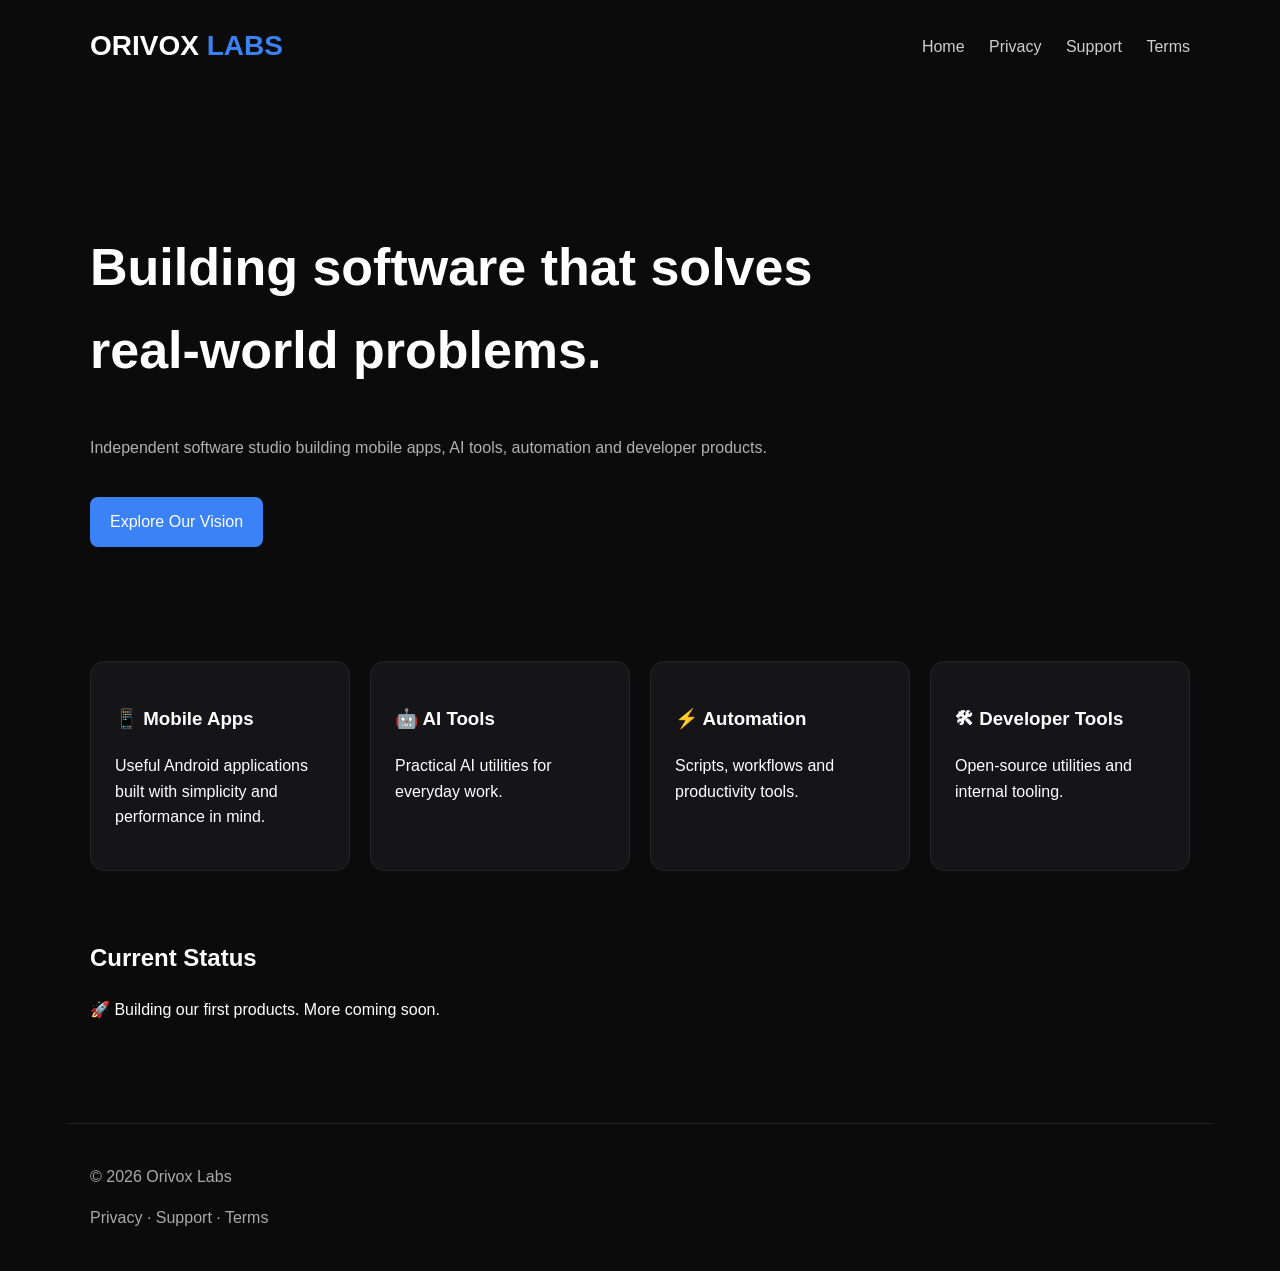
<file: index.html>
<!DOCTYPE html>
<html lang="en">
<head>
<meta charset="UTF-8">
<meta name="viewport" content="width=device-width, initial-scale=1.0">
<title>Orivox Labs</title>
<link rel="stylesheet" href="assets/css/style.css">
</head>
<body>
<header class="container">
  <div class="logo">ORIVOX <span>LABS</span></div>
  <nav>
    <a href="index.html">Home</a>
    <a href="privacy.html">Privacy</a>
    <a href="support.html">Support</a>
    <a href="terms.html">Terms</a>
  </nav>
</header>

<section class="hero container">
  <h1>Building software that solves real-world problems.</h1>
  <p>Independent software studio building mobile apps, AI tools, automation and developer products.</p>
  <a class="btn" href="#products">Explore Our Vision</a>
</section>

<section id="products" class="container grid">
  <div class="card">
    <h3>📱 Mobile Apps</h3>
    <p>Useful Android applications built with simplicity and performance in mind.</p>
  </div>
  <div class="card">
    <h3>🤖 AI Tools</h3>
    <p>Practical AI utilities for everyday work.</p>
  </div>
  <div class="card">
    <h3>⚡ Automation</h3>
    <p>Scripts, workflows and productivity tools.</p>
  </div>
  <div class="card">
    <h3>🛠 Developer Tools</h3>
    <p>Open-source utilities and internal tooling.</p>
  </div>
</section>

<section class="container">
<h2>Current Status</h2>
<p>🚀 Building our first products. More coming soon.</p>
</section>

<footer class="container footer">
<p>© 2026 Orivox Labs</p>
<p>
<a href="privacy.html">Privacy</a> ·
<a href="support.html">Support</a> ·
<a href="terms.html">Terms</a>
</p>
</footer>
</body>
</html>
</file>
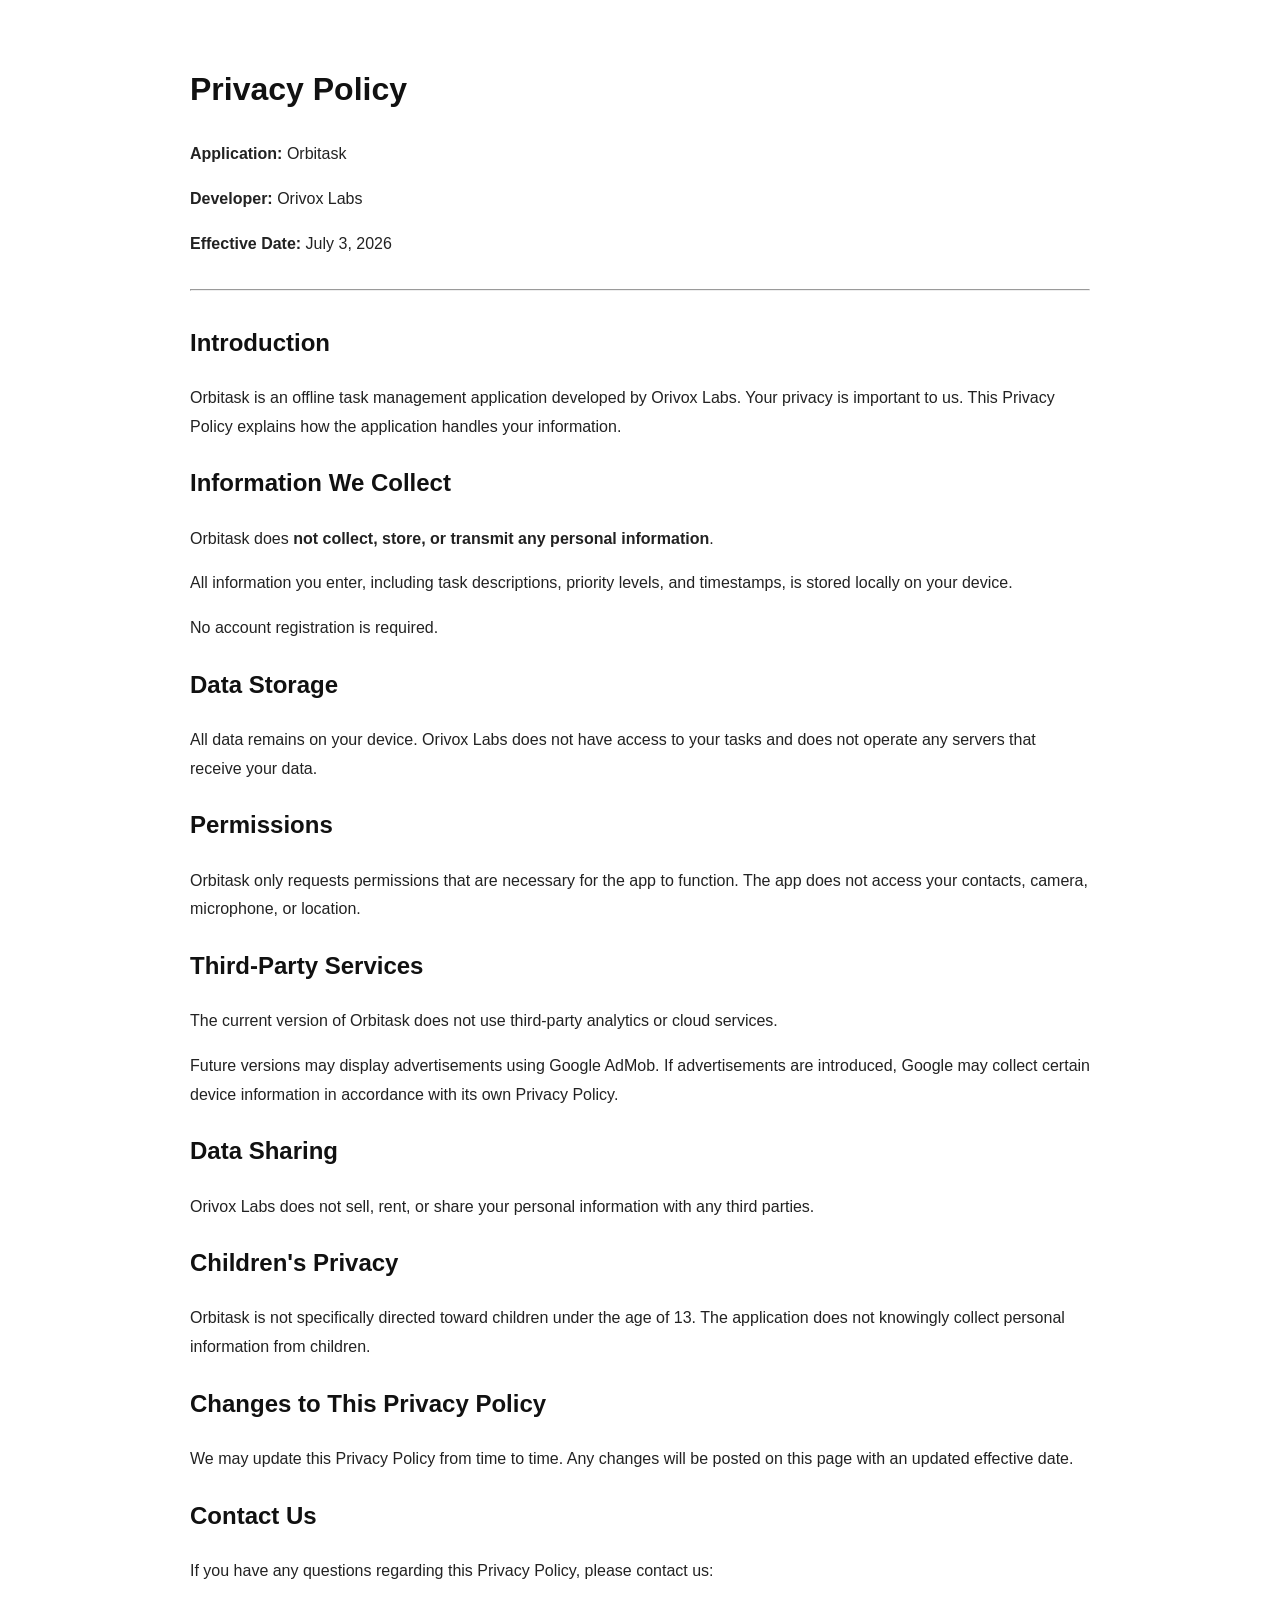
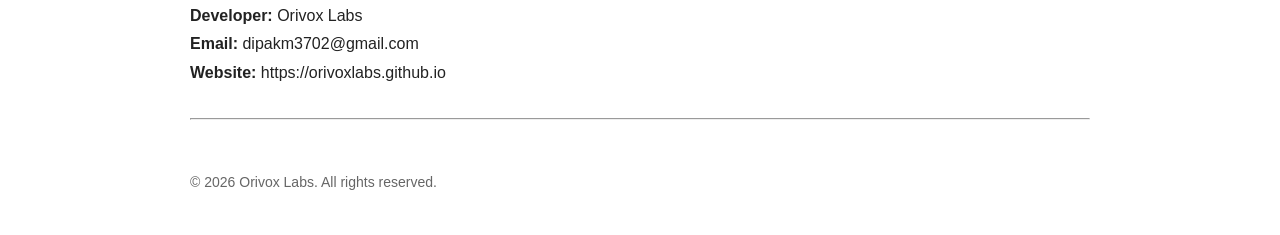
<file: orbitask-privacy.html>
<!DOCTYPE html>
<html lang="en">
<head>
<meta charset="UTF-8">
<meta name="viewport" content="width=device-width, initial-scale=1.0">
<title>Privacy Policy - Orbitask | Orivox Labs</title>
<style>
body {
  font-family: Arial, Helvetica, sans-serif;
  max-width: 900px;
  margin: auto;
  padding: 40px 20px;
  line-height: 1.8;
  color: #222;
  background: #fff;
}
h1, h2 {
  color: #111;
}
a {
  color: #2563eb;
  text-decoration: none;
}
hr {
  margin: 30px 0;
}
footer {
  margin-top: 50px;
  color: #666;
  font-size: 14px;
}
</style>
</head>
<body>

<h1>Privacy Policy</h1>
<p><strong>Application:</strong> Orbitask</p>
<p><strong>Developer:</strong> Orivox Labs</p>
<p><strong>Effective Date:</strong> July 3, 2026</p>

<hr>

<h2>Introduction</h2>
<p>
Orbitask is an offline task management application developed by Orivox Labs.
Your privacy is important to us. This Privacy Policy explains how the application
handles your information.
</p>

<h2>Information We Collect</h2>
<p>
Orbitask does <strong>not collect, store, or transmit any personal information</strong>.
</p>
<p>
All information you enter, including task descriptions, priority levels, and
timestamps, is stored locally on your device.
</p>
<p>
No account registration is required.
</p>

<h2>Data Storage</h2>
<p>
All data remains on your device.
Orivox Labs does not have access to your tasks and does not operate any
servers that receive your data.
</p>

<h2>Permissions</h2>
<p>
Orbitask only requests permissions that are necessary for the app to function.
The app does not access your contacts, camera, microphone, or location.
</p>

<h2>Third-Party Services</h2>
<p>
The current version of Orbitask does not use third-party analytics or cloud services.
</p>
<p>
Future versions may display advertisements using Google AdMob. If advertisements are introduced,
Google may collect certain device information in accordance with its own Privacy Policy.
</p>

<h2>Data Sharing</h2>
<p>
Orivox Labs does not sell, rent, or share your personal information with any third parties.
</p>

<h2>Children's Privacy</h2>
<p>
Orbitask is not specifically directed toward children under the age of 13.
The application does not knowingly collect personal information from children.
</p>

<h2>Changes to This Privacy Policy</h2>
<p>
We may update this Privacy Policy from time to time.
Any changes will be posted on this page with an updated effective date.
</p>

<h2>Contact Us</h2>
<p>
If you have any questions regarding this Privacy Policy, please contact us:
</p>
<p>
<strong>Developer:</strong> Orivox Labs<br>
<strong>Email:</strong> dipakm3702@gmail.com<br>
<strong>Website:</strong> https://orivoxlabs.github.io
</p>

<hr>

<footer>
© 2026 Orivox Labs. All rights reserved.
</footer>

</body>
</html>
</file>
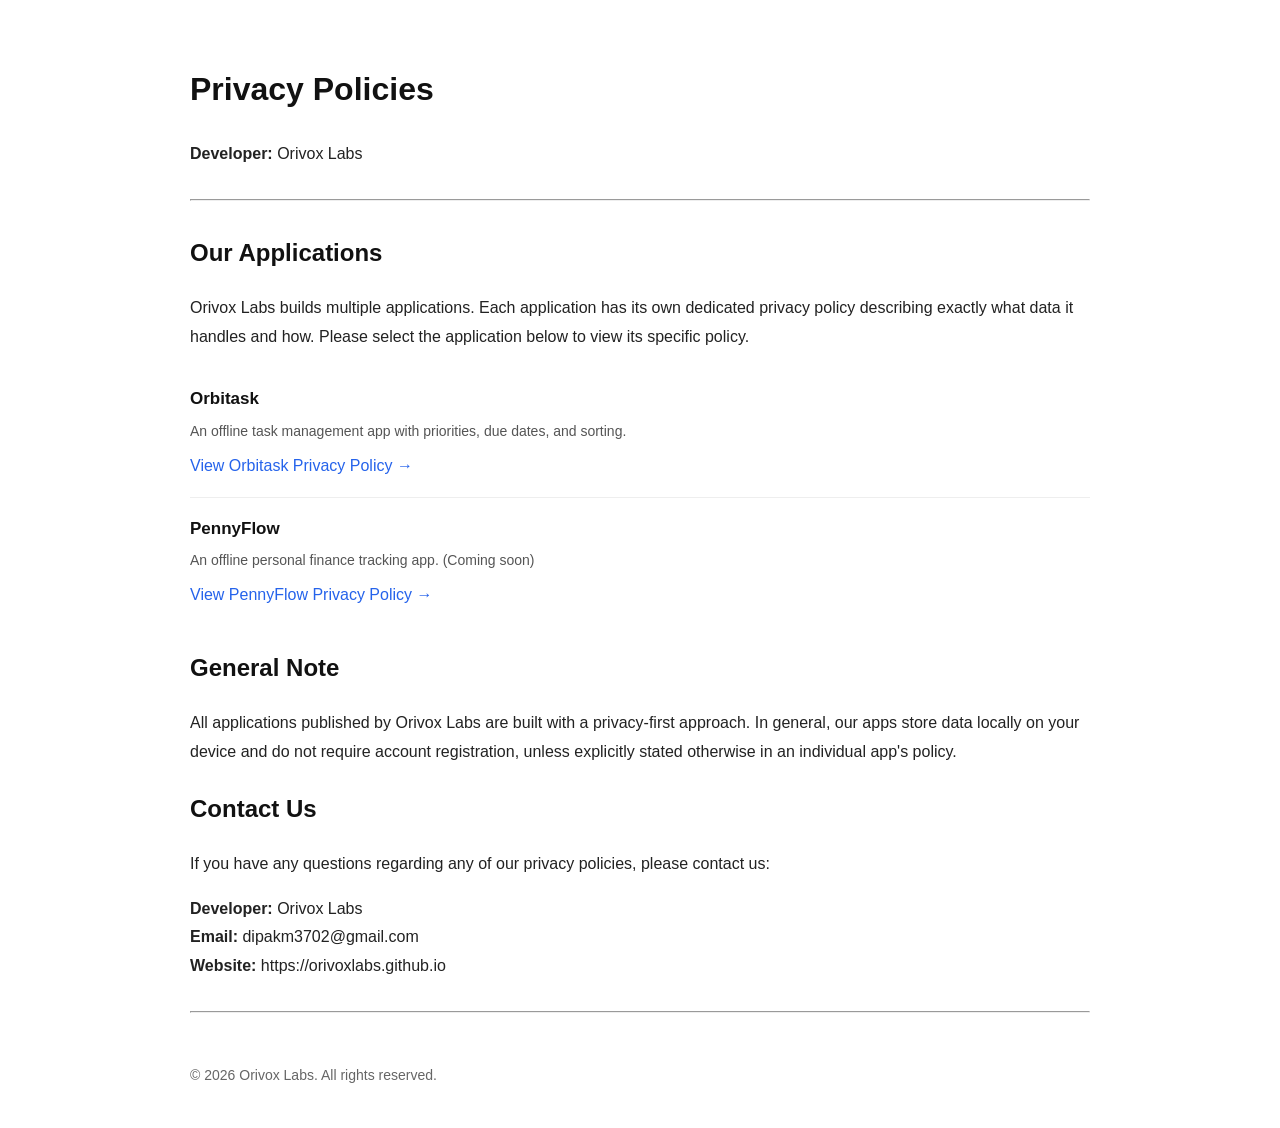
<file: privacy.html>
<!DOCTYPE html>
<html lang="en">
<head>
<meta charset="UTF-8">
<meta name="viewport" content="width=device-width, initial-scale=1.0">
<title>Privacy Policies | Orivox Labs</title>
<style>
body {
  font-family: Arial, Helvetica, sans-serif;
  max-width: 900px;
  margin: auto;
  padding: 40px 20px;
  line-height: 1.8;
  color: #222;
  background: #fff;
}
h1, h2 {
  color: #111;
}
a {
  color: #2563eb;
  text-decoration: none;
}
a:hover {
  text-decoration: underline;
}
hr {
  margin: 30px 0;
}
footer {
  margin-top: 50px;
  color: #666;
  font-size: 14px;
}
ul.app-list {
  list-style: none;
  padding: 0;
}
ul.app-list li {
  padding: 16px 0;
  border-bottom: 1px solid #eee;
}
ul.app-list li:last-child {
  border-bottom: none;
}
.app-name {
  font-weight: bold;
  font-size: 17px;
  color: #111;
}
.app-desc {
  color: #555;
  font-size: 14px;
  margin: 4px 0 8px 0;
}
</style>
</head>
<body>

<h1>Privacy Policies</h1>
<p><strong>Developer:</strong> Orivox Labs</p>

<hr>

<h2>Our Applications</h2>
<p>
Orivox Labs builds multiple applications. Each application has its own dedicated
privacy policy describing exactly what data it handles and how. Please select
the application below to view its specific policy.
</p>

<ul class="app-list">
  <li>
    <div class="app-name">Orbitask</div>
    <div class="app-desc">An offline task management app with priorities, due dates, and sorting.</div>
    <a href="./orbitask-privacy.html">View Orbitask Privacy Policy →</a>
  </li>
  <li>
    <div class="app-name">PennyFlow</div>
    <div class="app-desc">An offline personal finance tracking app. (Coming soon)</div>
    <a href="./pennyflow-privacy.html">View PennyFlow Privacy Policy →</a>
  </li>
</ul>

<h2>General Note</h2>
<p>
All applications published by Orivox Labs are built with a privacy-first
approach. In general, our apps store data locally on your device and do not
require account registration, unless explicitly stated otherwise in an
individual app's policy.
</p>

<h2>Contact Us</h2>
<p>
If you have any questions regarding any of our privacy policies, please contact us:
</p>
<p>
<strong>Developer:</strong> Orivox Labs<br>
<strong>Email:</strong> dipakm3702@gmail.com<br>
<strong>Website:</strong> https://orivoxlabs.github.io
</p>

<hr>

<footer>
© 2026 Orivox Labs. All rights reserved.
</footer>

</body>
</html>
</file>
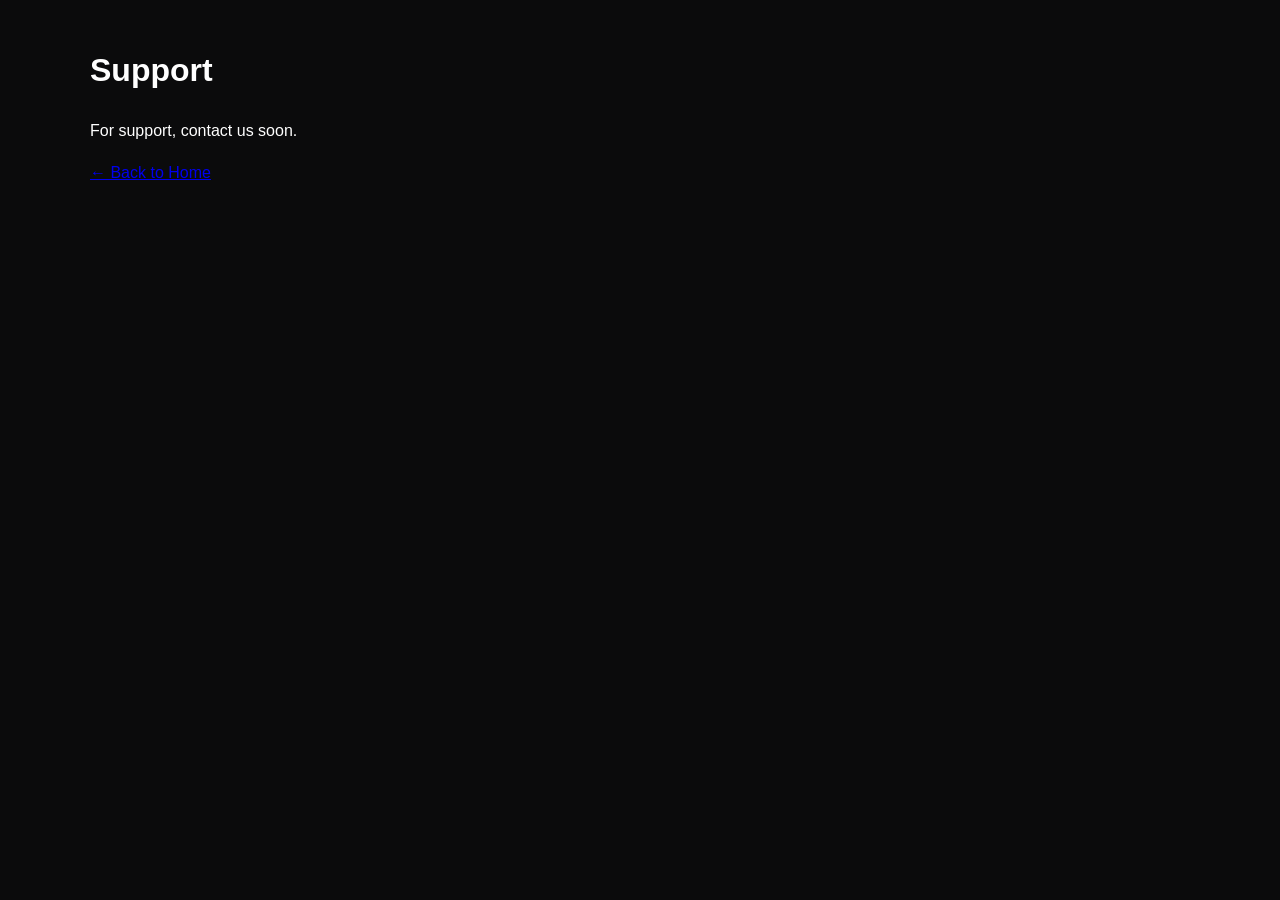
<file: support.html>
<!DOCTYPE html><html><head><meta charset="UTF-8"><meta name="viewport" content="width=device-width, initial-scale=1.0"><title>Support</title><link rel="stylesheet" href="assets/css/style.css"></head><body><div class="container"><h1>Support</h1><p>For support, contact us soon.</p><p><a href="index.html">← Back to Home</a></p></div></body></html>
</file>
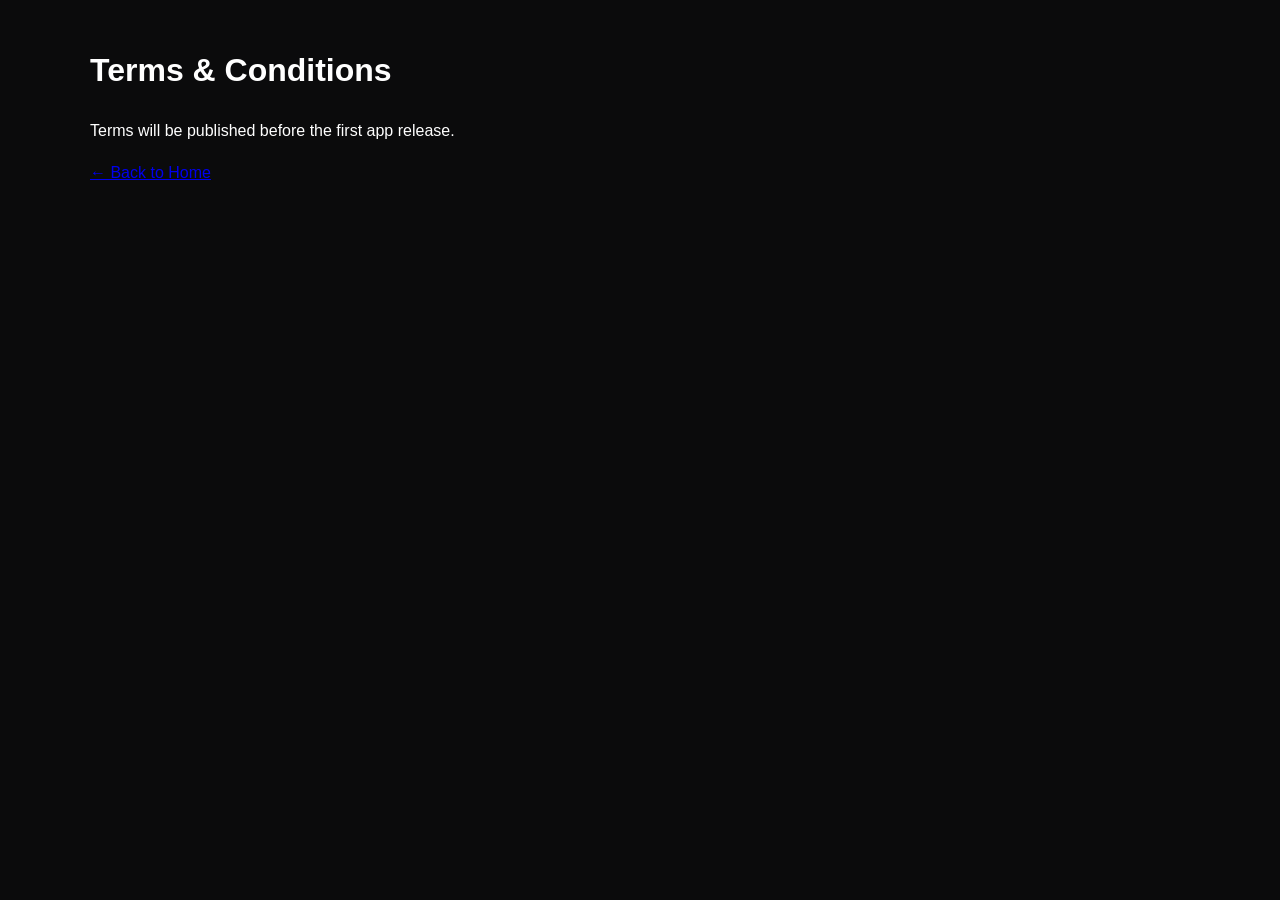
<file: terms.html>
<!DOCTYPE html><html><head><meta charset="UTF-8"><meta name="viewport" content="width=device-width, initial-scale=1.0"><title>Terms & Conditions</title><link rel="stylesheet" href="assets/css/style.css"></head><body><div class="container"><h1>Terms & Conditions</h1><p>Terms will be published before the first app release.</p><p><a href="index.html">← Back to Home</a></p></div></body></html>
</file>
<file: assets/css/style.css>
body{margin:0;background:#0b0b0c;color:#fff;font-family:Inter,Arial,sans-serif;line-height:1.6}
.container{max-width:1100px;margin:auto;padding:24px}
header{display:flex;justify-content:space-between;align-items:center}
.logo{font-size:28px;font-weight:800}
.logo span{color:#3b82f6}
nav a{color:#cfcfcf;text-decoration:none;margin-left:20px}
.hero{padding:90px 24px}
.hero h1{font-size:52px;max-width:800px}
.hero p{color:#b0b0b0;max-width:700px}
.btn{display:inline-block;margin-top:20px;padding:12px 20px;background:#3b82f6;color:#fff;text-decoration:none;border-radius:8px}
.grid{display:grid;grid-template-columns:repeat(auto-fit,minmax(240px,1fr));gap:20px}
.card{background:#151517;padding:24px;border-radius:14px;border:1px solid #252525}
.footer{border-top:1px solid #222;color:#aaa;margin-top:60px}
.footer a{color:#aaa;text-decoration:none}
</file>
